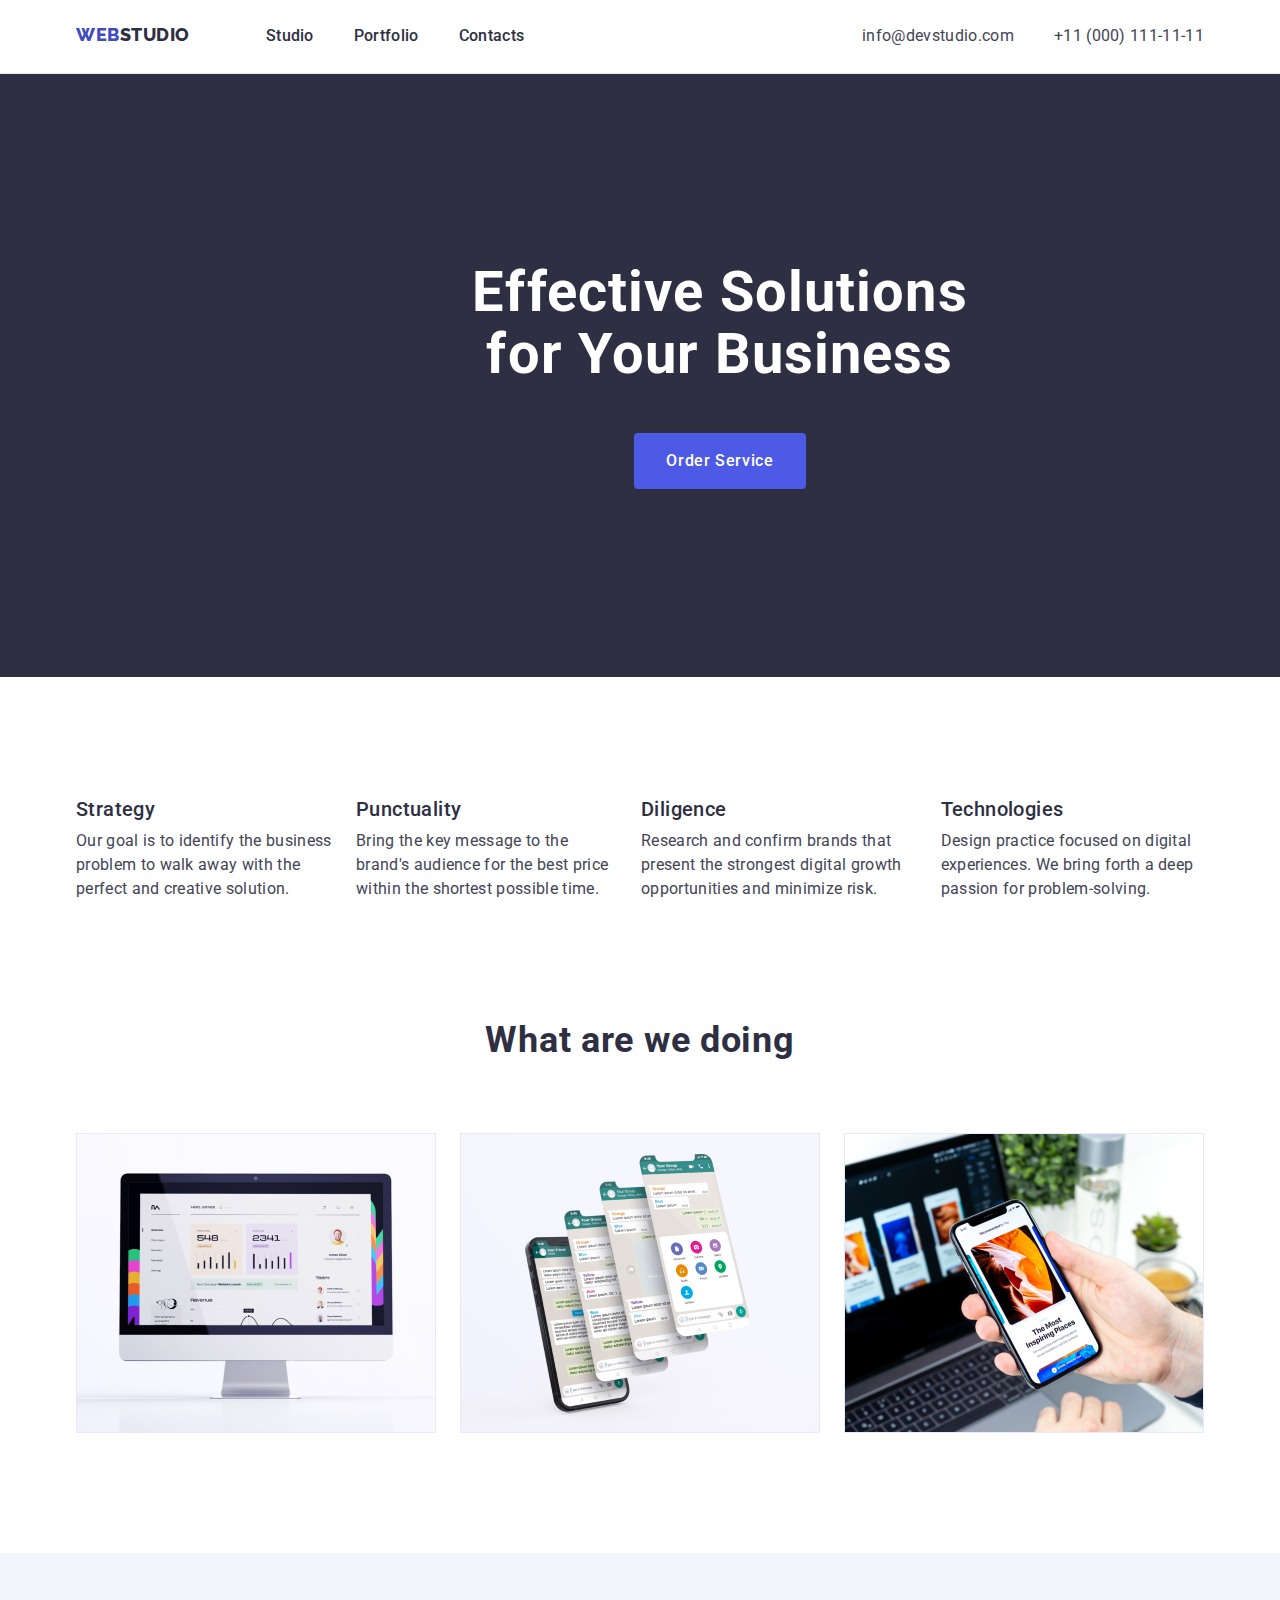
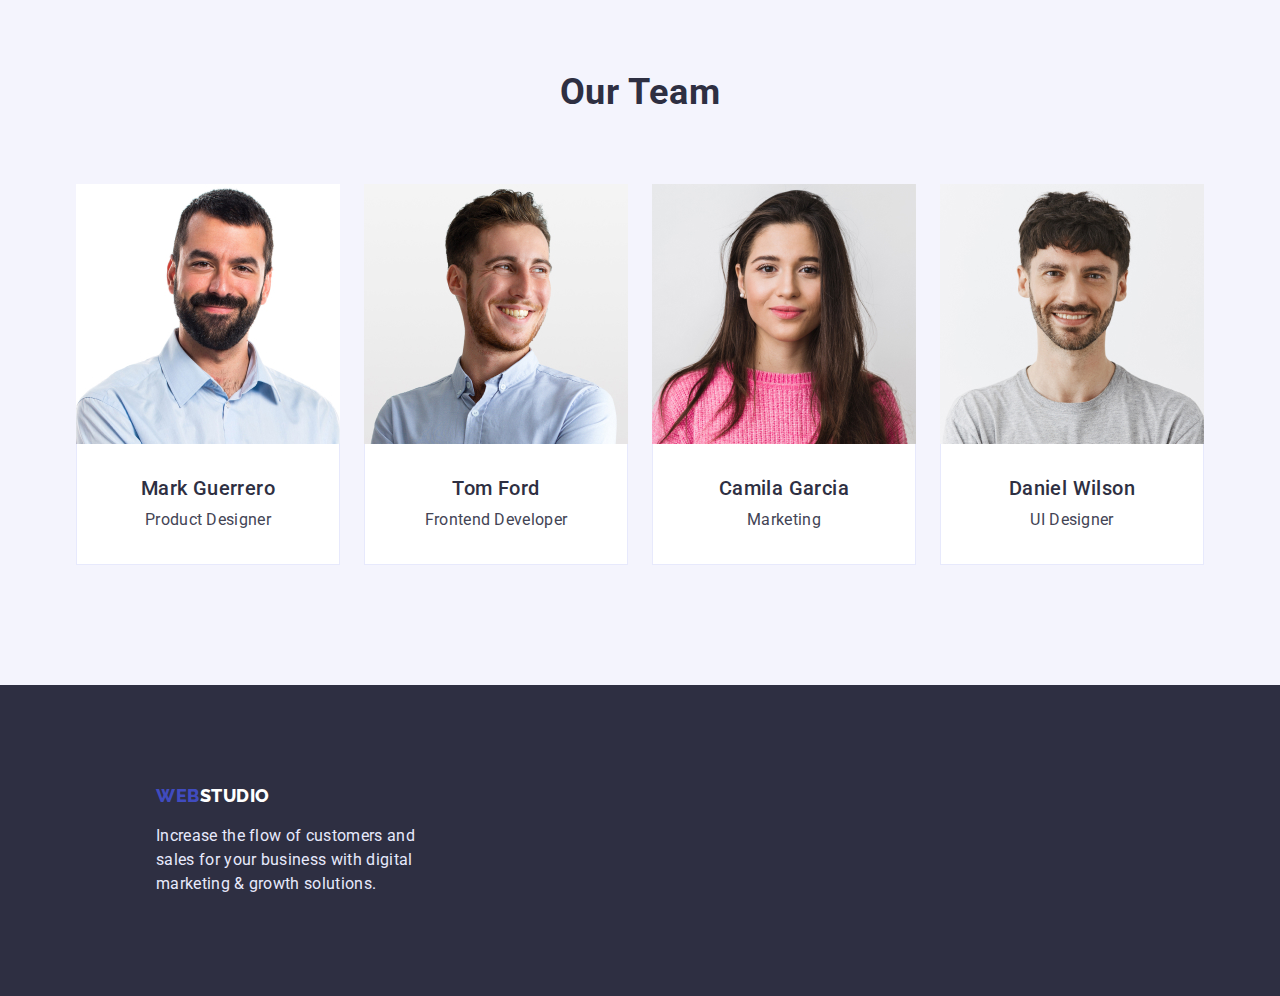
<file: index.html>
<!DOCTYPE html>
<html lang="en">
  <head>
    <meta charset="UTF-8" />
    <meta http-equiv="X-UA-Compatible" content="IE=edge" />
    <meta name="viewport" content="width=device-width, initial-scale=1.0" />
    <title>Document</title>
    <link rel="preconnect" href="https://fonts.googleapis.com" />
    <link rel="preconnect" href="https://fonts.gstatic.com" crossorigin />
    <link
      href="https://fonts.googleapis.com/css2?family=Raleway:wght@800&family=Roboto:wght@400;500;700&display=swap"
      rel="stylesheet"
    />
    <link
      rel="stylesheet"
      href="https://cdnjs.cloudflare.com/ajax/libs/modern-normalize/1.1.0/modern-normalize.min.css"
    />
    <link rel="stylesheet" href="./css/styles.css" />
  </head>

  <body>
    <!-- heder -->
    <header class="page-header  box">
      <div class="container page-header-container">
        <nav class="page-nav">
          <a class="logo-left link" href="./index.html">
            WEB<span class="logo-right">STUDIO</span>
          </a>
          <ul class="list">
            <li class="menu-item">
              <a class="menu-link link" href="./studio.html">Studio</a>
            </li>
            <li class="menu-item">
              <a class="menu-link link" href="./portfolio.html"> Portfolio</a>
            </li>
            <li class="menu-item">
              <a class="menu-link link" href="">Contacts</a>
            </li>
          </ul>
        </nav>
        <address class="addres">
          <ul class="list">
            <li>
              <a
                class="contact-mail link menu-link"
                href="mailto:info@devstudio.com"
              >
                info@devstudio.com</a
              >
            </li>
            <li>
              <a class="contact-phone-number link" href="tel:+110001111111">
                +11 (000) 111-11-11</a
              >
            </li>
          </ul>
        </address>
      </div>
    </header>
    <!-- mein -->
    <main>
      <!--section1 hero -->
      <section class="hero-color">
        <h1 class="main-title">Effective Solutions for Your Business</h1>
        <button class="modal-btn" type="button">Order Service</button>
      </section>
      <!-- section2 -->
      <section class="section ">
        <div class="container">
          <h2 class="title-secondaru hide">Course goal</h2>
          <ul class="course list">
            <li>
              <h3 class="title-third">Strategy</h3>
              <p class="text ">
                Our goal is to identify the business problem to walk away with
                the perfect and creative solution.
              </p>
            </li>
            <li>
              <h3 class="title-third">Punctuality</h3>
              <p class="text">
                Bring the key message to the brand's audience for the best price
                within the shortest possible time.
              </p>
            </li>
            <li>
              <h3 class="title-third">Diligence</h3>
              <p class="text">
                Research and confirm brands that present the strongest digital
                growth opportunities and minimize risk.
              </p>
            </li>
            <li>
              <h3 class="title-third">Technologies</h3>
              <p class="text">
                Design practice focused on digital experiences. We bring forth a
                deep passion for problem-solving.
              </p>
            </li>
          </ul>
        </div>
      </section>
      <!-- section3 -->
      <section class="what-are-we-doing-section section remove-retreat">
        <div class="container ">
          <h2 class="title-secondaru ">What are we doing</h2>
          <ul class="list">
            <li class="list-card">
              <img src="./images/icon1.jpg" alt="comp" width="360" />
            </li>
            <li class="list-card">
              <img src="./images/icon2.jpg" alt="phon" width="360" />
            </li>
            <li class="list-card">
              <img src="./images/icon3.jpg" alt="comp&phon" width="360" />
            </li>
          </ul>
        </div>
      </section>
      <!-- section4 -->
      <section class="section section-four hero-footer ">
        <div class="container">
        <h2 class="title-secondaru ">Our Team</h2>
        <ul class="list team">
          <li>
              <img src="./images/img1.jpg" alt="Mark Guerrero" width="264" />
             <div class="portfolio-card-content-wrapper card-title">
            <h3 class="title-third">Mark Guerrero</h3>
            <p class="text">Product Designer</p>
            </div>
            </li>
          <li>
            <img src="./images/img2.jpg" alt="Tom Ford" width="264" />
             <div class="portfolio-card-content-wrapper card-title">
            <h3 class="title-third">Tom Ford</h3>
            <p class="text">Frontend Developer</p>
            </div>
          </li>
          <li>
            <img src="./images/img3.jpg" alt="Camila Garcia" width="264" />
             <div class="portfolio-card-content-wrapper card-title">
            <h3 class="title-third">Camila Garcia</h3>
            <p class="text">Marketing</p>     
          </li>
                  <li>
            <img src="./images/img4.jpg" alt="Daniel Wilson" width="264" />
             <div class="portfolio-card-content-wrapper card-title">
            <h3 class="title-third">Daniel Wilson</h3>
            <p class="text">UI Designer</p>
            </div>
            </div>
          </li>
        </ul>
      </div>
      </section>
    </main>
    <!-- footer -->
    <footer class="footer-color">
      <div class="container">
                   <a class="logo-left link entrance " href="./index.html">
          WEB<span class="logo-right-footer">STUDIO</span>
        </a>
                <p class="text-footer">
          Increase the flow of customers and sales for your business with
          digital marketing & growth solutions.
        </p>
      </div>
                  </footer>
  </body>
</html>
</file>
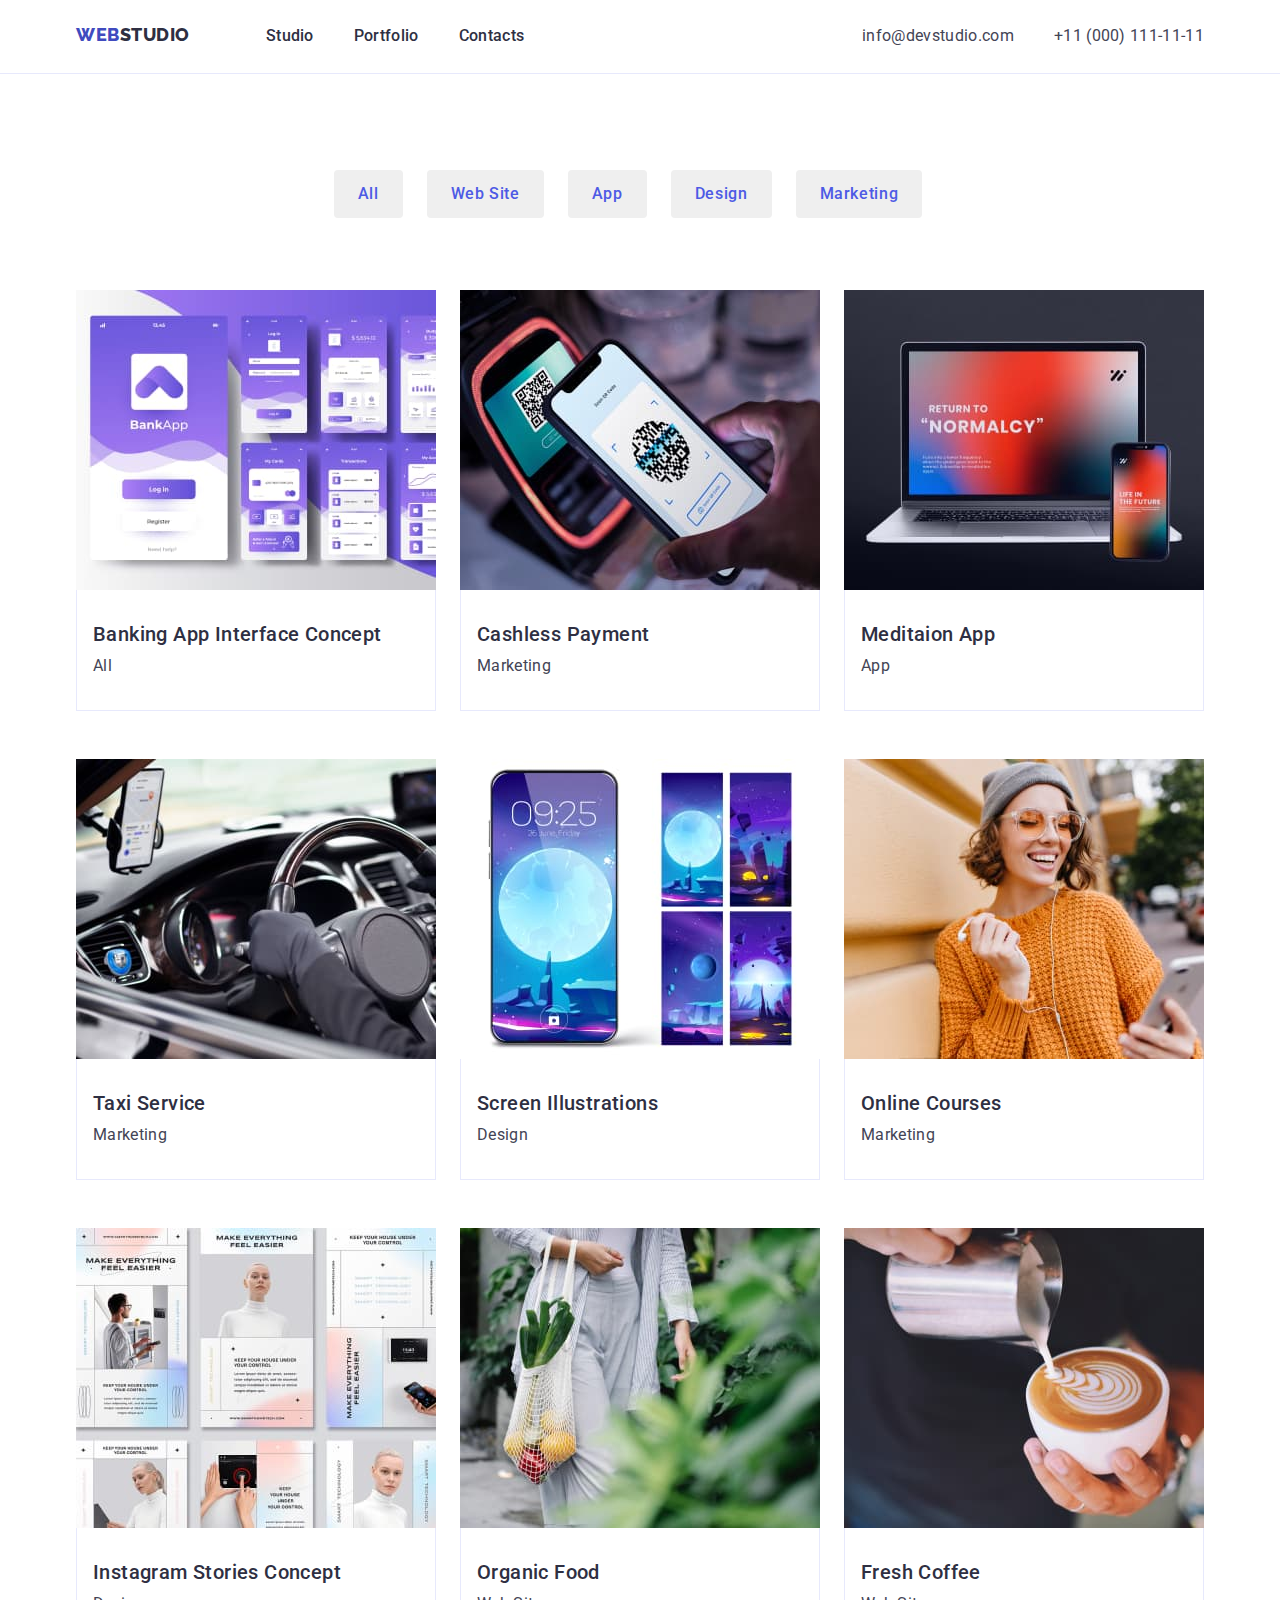
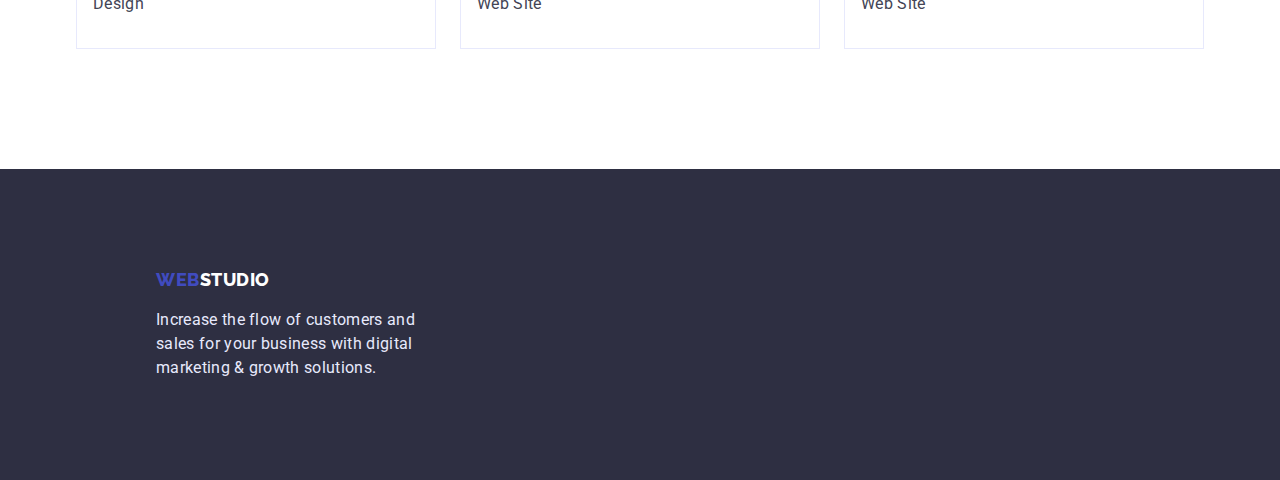
<file: portfolio.html>
<!DOCTYPE html>
<html lang="en">
  <head>
    <meta charset="UTF-8" />
    <meta http-equiv="X-UA-Compatible" content="IE=edge" />
    <meta name="viewport" content="width=device-width, initial-scale=1.0" />
    <title>Document</title>
    <link rel="preconnect" href="https://fonts.googleapis.com" />
    <link rel="preconnect" href="https://fonts.gstatic.com" crossorigin />
    <link
      href="https://fonts.googleapis.com/css2?family=Raleway:wght@800&family=Roboto:wght@400;500;700&display=swap"
      rel="stylesheet"
    />
    <link
      rel="stylesheet"
      href="https://cdnjs.cloudflare.com/ajax/libs/modern-normalize/1.1.0/modern-normalize.min.css"
    />
    <link rel="stylesheet" href="./css/styles.css" />
  </head>

  <body>
    <!-- heder -->
    <header class="page-header box">
      <div class="container page-header-container">
        <nav class="page-nav">
          <a class="logo-left link" href="./index.html">
            WEB<span class="logo-right">STUDIO</span>
          </a>
          <ul class="list">
            <li class="menu-item">
              <a class="menu-link link" href="./studio.html">Studio</a>
            </li>
            <li class="menu-item">
              <a class="menu-link link" href="./portfolio.html"> Portfolio</a>
            </li>
            <li class="menu-item">
              <a class="menu-link link" href="">Contacts</a>
            </li>
          </ul>
        </nav>
        <address class="addres">
          <ul class="list">
            <li>
              <a
                class="contact-mail link menu-link"
                href="mailto:info@devstudio.com"
              >
                info@devstudio.com</a
              >
            </li>
            <li>
              <a class="contact-phone-number link" href="tel:+110001111111">
                +11 (000) 111-11-11</a
              >
            </li>
          </ul>
        </address>
      </div>
    </header>
    <main>
      <section class="portfolio-img-pad">
        <div class="container">
          <h1 class="hide">Navigation to page</h1>
          <ul class="list wrapper-btn">
            <li class="btn-padding">
              <button class="link struktur-link" type="button" href="#all">
                All
              </button>
            </li>
            <li class="btn-padding">
              <button class="link struktur-link" type="button" href="#web-site">
                Web Site
              </button>
            </li>
            <li class="btn-padding">
              <button class="link struktur-link" type="button" href="#app">
                App
              </button>
            </li>
            <li class="btn-padding">
              <button class="link struktur-link" type="button" href="#design">
                Design
              </button>
            </li>
            <li class="btn-padding">
              <button
                class="link struktur-link"
                type="button"
                href="#marketing"
              >
                Marketing
              </button>
            </li>
          </ul>
        </div>
        <div class="container">
          <ul class="list portfolio-card">
            <li class="list-card-portfolio">
              <img
                src="./images/portfolio/banking-app-interface-concept.jpg"
                alt="banking-app-interface-concept"
                width="360"
              />
              <div class="portfolio-card-content-wrapper">
                <h2 class="title-two" id="all">
                  Banking App Interface Concept
                </h2>
                <p class="text text-card">All</p>
              </div>
            </li>
            <li class="list-card-portfolio">
              <img
                src="./images/portfolio/cashless-payment.jpg"
                alt="cashless-payment"
                width="360"
              />
              <div class="portfolio-card-content-wrapper">
                <h2 id="marketing" class="title-two">Cashless Payment</h2>
                <p class="text text-card">Marketing</p>
              </div>
            </li>
            <li class="list-card-portfolio">
              <img
                src="./images/portfolio/meditaion-app.jpg"
                alt="meditaion-app"
                width="360"
              />
              <div class="portfolio-card-content-wrapper">
                <h2 class="title-two" id="app">Meditaion App</h2>
                <p class="text text-card">App</p>
              </div>
            </li>
            <li class="list-card-portfolio">
              <img
                src="./images/portfolio/taxiservice.jpg"
                alt="taxiservice"
                width="360"
              />
              <div class="portfolio-card-content-wrapper">
                <h2 class="title-two" id="marketing">Taxi Service</h2>
                <p class="text text-card">Marketing</p>
              </div>
            </li>
            <li class="list-card-portfolio">
              <img
                src="./images/portfolio/screen-illustrations.jpg"
                alt="screen-illustrations"
                width="360"
              />
              <div class="portfolio-card-content-wrapper">
                <h2 class="title-two" id="design">Screen Illustrations</h2>
                <p class="text text-card">Design</p>
              </div>
            </li>
            <li class="list-card-portfolio">
              <img
                src="./images/portfolio/online-courses.jpg"
                alt="online-courses"
                width="360"
              />
              <div class="portfolio-card-content-wrapper">
                <h2 class="title-two" id="marketing">Online Courses</h2>
                <p class="text text-card">Marketing</p>
              </div>
            </li>
            <li class="list-card-portfolio">
              <img
                src="./images/portfolio/instagram-stories-concept.jpg"
                alt="instagram-stories-concept"
                width="360"
              />
              <div class="portfolio-card-content-wrapper">
                <h2 class="title-two" id="design">Instagram Stories Concept</h2>
                <p class="text text-card">Design</p>
              </div>
            </li>
            <li>
              <img
                src="./images/portfolio/organic-food.jpg"
                alt="organic-food"
                width="360"
              />
              <div class="portfolio-card-content-wrapper">
                <h2 class="title-two" id="web-site">Organic Food</h2>
                <p class="text text-card">Web Site</p>
              </div>
            </li>
            <li class="list-card-portfolio">
              <img
                src="./images/portfolio/fresh-coffee.jpg"
                alt="fresh-coffee"
                width="360"
              />
              <div class="portfolio-card-content-wrapper">
                <h2 class="title-two" id="web-site">Fresh Coffee</h2>
                <p class="text text-card">Web Site</p>
              </div>
            </li>
          </ul>
        </div>
      </section>
    </main>
    <footer class="footer-color">
      <div class="container">
        <a class="logo-left link entrance" href="./index.html">
          WEB<span class="logo-right-footer">STUDIO</span>
        </a>
        <p class="text-footer">
          Increase the flow of customers and sales for your business with
          digital marketing & growth solutions.
        </p>
      </div>
    </footer>
  </body>
</html>
</file>
<file: css/styles.css>
html{
    box-sizing:
    *,*::before,
    *::after
        box-sizing: inherit;
    ;
}


/*=================================================скидання базових стилів============================================= */
.link {
    text-decoration: none;
}


.list {
    list-style: none;
}

button{ 
    cursor: pointer;
}

h1, h2, h3, h4, p {
    margin-top: 0;
    margin-bottom: 0;
}
ul, ol{
    margin-top: 0;
    margin-bottom: 0;
    padding-left: 0;
}
img{
    display: block;
}

/*===================================================== hader===================================================== */

/* nav */

:root {
    --primaru-brand-color: #4D5AE5;

    --pressed-state-color: #404BBF;
    --dark-color: #2E2F42;
    --text-color: #434455;
    --text-footer-color: #E7E9FC;
    --subtle-text-color: #FFFFFF;
    --light-color: #F4F4FD;
}

.section{
    padding-top: 120px;
    padding-bottom: 120px;
   
}

.container{
    width: 1158px;
    margin-left: auto;
    margin-right: auto;
    padding-left: 15px;
    padding-right: 15px;
}

.page-header{
    padding-top: 24px;
    /* padding-bottom: 24px; */
  
}
.page-header-container {
    display: flex;
  
 

    
}
.box{
    border-bottom: 1px solid var(--text-footer-color);
    padding-bottom: 25px;
   }
.page-nav{ 
    display: flex;
}

.list{ 
    display: flex;
    /* align-items: center; */
    /* margin-bottom: 72px; */
    justify-content: center;
    
   
}

.logo-right{
    margin-right: 76px;
}

.menu-item:not(:last-child){
    margin-right: 40px;
}




.text {
    font-family: 'Roboto', 'sens-serif';
    font-size: 16px;
    line-height: 1.5;
    letter-spacing: 0.02em;
    color: var(--text-color);
}

.logo-left {
    font-family: 'Raleway', 'sens-serif';
    font-weight: 800;
    font-size: 18px;
    line-height: 1.2;
    letter-spacing: 0.03em;
    color: var(--pressed-state-color);
 
}

.logo-right {
    font-family: 'Raleway', 'sens-serif';
    font-weight: 800;
    font-size: 18px;
    line-height: 1.2;
    letter-spacing: 0.03em;
    color: var(--dark-color);
}


.menu-link {
    font-family: 'Roboto', 'sens-serif';
    font-weight: 500;
    font-size: 16px;
    line-height: 1.5;
    letter-spacing: 0.02em;
    color: var(--dark-color);
    padding-top: 24px;
        padding-bottom:24px;
}

.menu-link:active,
.menu-link:hover,
.menu-link:focus {
    color: var(--pressed-state-color);
}



/* =====================================================adress===================================================== */
.addres{
    margin-left: auto;
}

.contact-mail {
    font-family: 'Roboto', 'sens-serif';
    font-style: normal;
    font-weight: 400;
    font-size: 16px;
    line-height: 1.5;
    letter-spacing: 0.02em;
    color: var(--text-color);
    margin-left: auto;
    margin-right: 40px;
}

.contact-phone-number {
    font-family: 'Roboto', 'sens-serif';
    font-style: normal;
    font-weight: 400;
    font-size: 16px;
    line-height: 1.5;
    letter-spacing: 0.02em;
    color: var(--text-color);
}

/*===================================================== section 1 hero =====================================================*/
.hero-color{
    text-align: center;
    background-color: var(--dark-color);
      margin-left: auto;
        margin-right: auto;
        padding-top: 188px;
        padding-bottom: 188px;
        padding-left: 0;
        padding-right: 0;
        width: 1440px;
}
.main-title {
       font-family: 'Roboto', 'sens-serif';
    font-weight: 700;
    font-size: 56px;
    line-height: 1.1;
    letter-spacing: 0.02em;
    color: var(--subtle-text-color);
    width: 496px;
margin-left: auto;
margin-right: auto;
}


.modal-btn {
    display: inline-block;
    padding-top: 16px;
    padding-bottom: 16px;
    padding-left: 32px ;
    padding-right: 32px;
    border: 1px;
    border-radius: 4px;
    font-family: 'Roboto', 'sens-serif';
    font-weight: 500;
    font-size: 16px;
    line-height: 1.5;
    letter-spacing: 0.04em;
    color: var(--subtle-text-color);
    background-color: var(--primaru-brand-color);
   margin-top: 48px;

}

.modal-btn:hover,
.modal-btn:focus {
    background-color: var(--pressed-state-color);
}

/* =====================================================section 2 =====================================================*/

.hide{
    display: none;
}
.course{
    column-gap: 24px;
}
.title-secondaru {
    text-align: center;
    font-family: 'Roboto', 'sens-serif';
    font-weight: 700;
    font-size: 36px;
    line-height: 1.1;
    letter-spacing: 0.02em;
    color: var(--dark-color);
    margin-bottom: 72px;

}

.title-third {
    margin-bottom: 8px;
    font-family: 'Roboto', 'sens-serif';
    font-weight: 500;
    font-size: 20px;
    line-height: 1.2;
    letter-spacing: 0.02em;
    color: var(--dark-color);
}
/* =====================================================section 3 =====================================================*/

.remove-retreat {
    padding-top: 0;
   
}

.what-are-we-doing-section {
  
        background-color: var(--subtle-text-color);
}
 .list-card:not(:nth-child(3n)){
    margin-right: 24px;
flex-basis: calc((100%-2*24px)/3)
 }
 
/* =====================================================section 4 =====================================================*/
.section-four{
    background-color: var(--light-color);
    margin-left: auto;
    margin-right: auto;
  
}


/* .container-team:not(:nth-child(3n)){
    margin-right: 24px;
 flex-basis: calc((100%-2*24px)/3)

} */

.team{
    column-gap: 24px;
flex-basis: calc((100%-2*24px)/4)}
/* =====================================================footer =====================================================*/

.text-footer {
    font-family: 'Roboto', 'sens-serif';
    font-weight: 400;
    font-size: 16px;
    line-height: 1.5;
    letter-spacing: 0.02em;
    color: var(--text-footer-color);
    width: 264px;
    
    
}
.entrance{
    margin-bottom: 17px;
    display: block;
}

.logo-right-footer {
    color: var(--subtle-text-color);
  

}

.footer-color{
    background-color: var(--dark-color);
      padding-top: 100px;
     padding-bottom: 100px;
    width: 1440px;
    margin-left: auto;
        margin-right: auto;
     
    }
    



/*===================================================== page portfolio===================================================== */

.wrapper-btn{
    justify-content: center;
    /* padding-top: 96px; */
        margin-bottom: 72px;
}
.menu-item:not(:last-child) {
    margin-right: 40px;
}

.struktur-link {
    padding-top: 12px;
    padding-bottom: 12px;
    padding-left: 24px;
    padding-right: 24px;
    font-family: 'Roboto', 'sens-serif';
    font-weight: 500;
    font-size: 16px;
    line-height: 1.5;
    letter-spacing: 0.04em;
    color: var(--primaru-brand-color);
    border: 1px solid: var(--light-color);
    border-radius: 4px;
    border-color:var(--text-footer-color);
  
}
.btn-padding{
  
        margin-right: 24px;
    
}
.btn-padding (:last-child){
margin-right: 0;
}

.struktur-link:hover,
.struktur-link:focus {
    color: var(--subtle-text-color);
    background-color: var(--pressed-state-color);
}

.portfolio-img-pad{
    padding-top: 96px;
   padding-bottom: 120px;
}
.portfolio-card{
flex-basis: calc((100%-2*24px)/3);
  column-gap: 24px;
  row-gap: 48px;
flex-wrap: wrap;
}
.portfolio-card-content-wrapper{
    padding-bottom: 32px;
    border: 1px solid var(--text-footer-color);
    border-top: 0px;
    padding-top: 32px;
background-color: var(--subtle-text-color);
padding-left: 16px;
padding-right: 16px;
}
.card-title{
    text-align: center;

}
.title-two {
    margin-bottom: 8px;
    font-family: 'Roboto', 'sens-serif';
    font-weight: 500;
    font-size: 20px;
    line-height: 1.2;
    letter-spacing: 0.02em;
    color: var(--dark-color);
    
}
</file>
